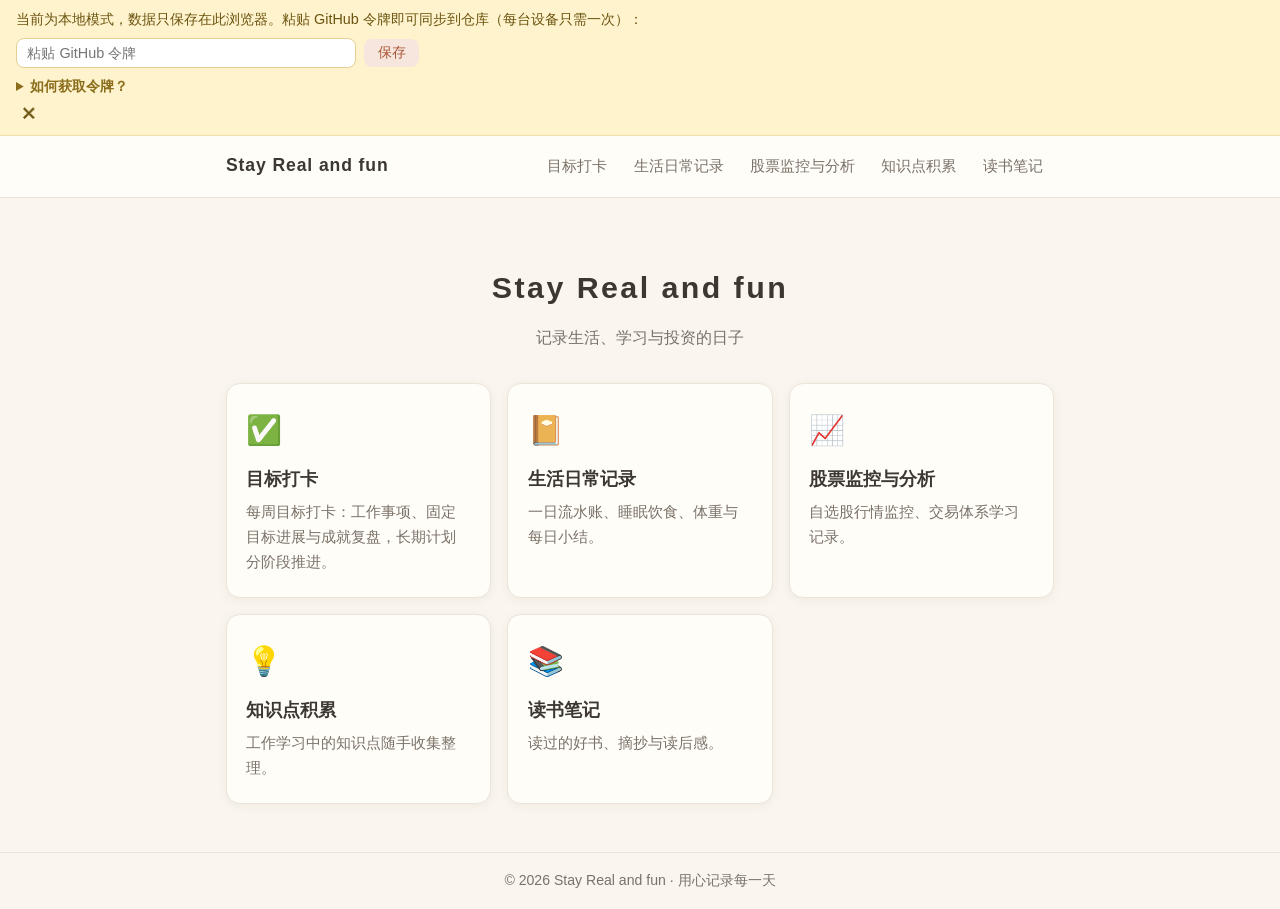
<file: index.html>
<!DOCTYPE html>
<html lang="zh-CN">
<head>
  <meta charset="UTF-8">
  <meta name="viewport" content="width=device-width, initial-scale=1.0">
  <title>Stay Real and fun</title>
  <meta name="description" content="记录生活、育儿、学习与投资的日子。">
  <link rel="icon" href="data:,">
  <link rel="stylesheet" href="css/style.css?v=20261030">
</head>
<body>
  <header class="site-header">
    <nav class="site-nav">
      <a class="site-name" href="index.html">Stay Real and fun</a>
      <button class="nav-toggle" aria-label="展开导航" aria-expanded="false">☰</button>
      <ul class="nav-links">
        <li><a href="goals.html">目标打卡</a></li>
        <li><a href="daily.html">生活日常记录</a></li>
        <li><a href="stocks.html">股票监控与分析</a></li>
        <li><a href="knowledge.html">知识点积累</a></li>
        <li><a href="reading.html">读书笔记</a></li>
      </ul>
    </nav>
  </header>

  <main>
    <section class="hero">
      <h1>Stay Real and fun</h1>
      <p>记录生活、学习与投资的日子</p>
    </section>

    <section class="channel-grid">
      <a class="channel-card" href="goals.html">
        <span class="channel-icon" aria-hidden="true">✅</span>
        <h2>目标打卡</h2>
        <p>每周目标打卡：工作事项、固定目标进展与成就复盘，长期计划分阶段推进。</p>
      </a>
      <a class="channel-card" href="daily.html">
        <span class="channel-icon" aria-hidden="true">📔</span>
        <h2>生活日常记录</h2>
        <p>一日流水账、睡眠饮食、体重与每日小结。</p>
      </a>
      <a class="channel-card" href="stocks.html">
        <span class="channel-icon" aria-hidden="true">📈</span>
        <h2>股票监控与分析</h2>
        <p>自选股行情监控、交易体系学习记录。</p>
      </a>
      <a class="channel-card" href="knowledge.html">
        <span class="channel-icon" aria-hidden="true">💡</span>
        <h2>知识点积累</h2>
        <p>工作学习中的知识点随手收集整理。</p>
      </a>
      <a class="channel-card" href="reading.html">
        <span class="channel-icon" aria-hidden="true">📚</span>
        <h2>读书笔记</h2>
        <p>读过的好书、摘抄与读后感。</p>
      </a>
    </section>
  </main>

  <footer class="site-footer">
    <p>© <span class="current-year">2026</span> Stay Real and fun · 用心记录每一天</p>
  </footer>

  <script src="js/config.js?v=20260911"></script>
  <script src="js/common.js?v=20260911"></script>
</body>
</html>
</file>
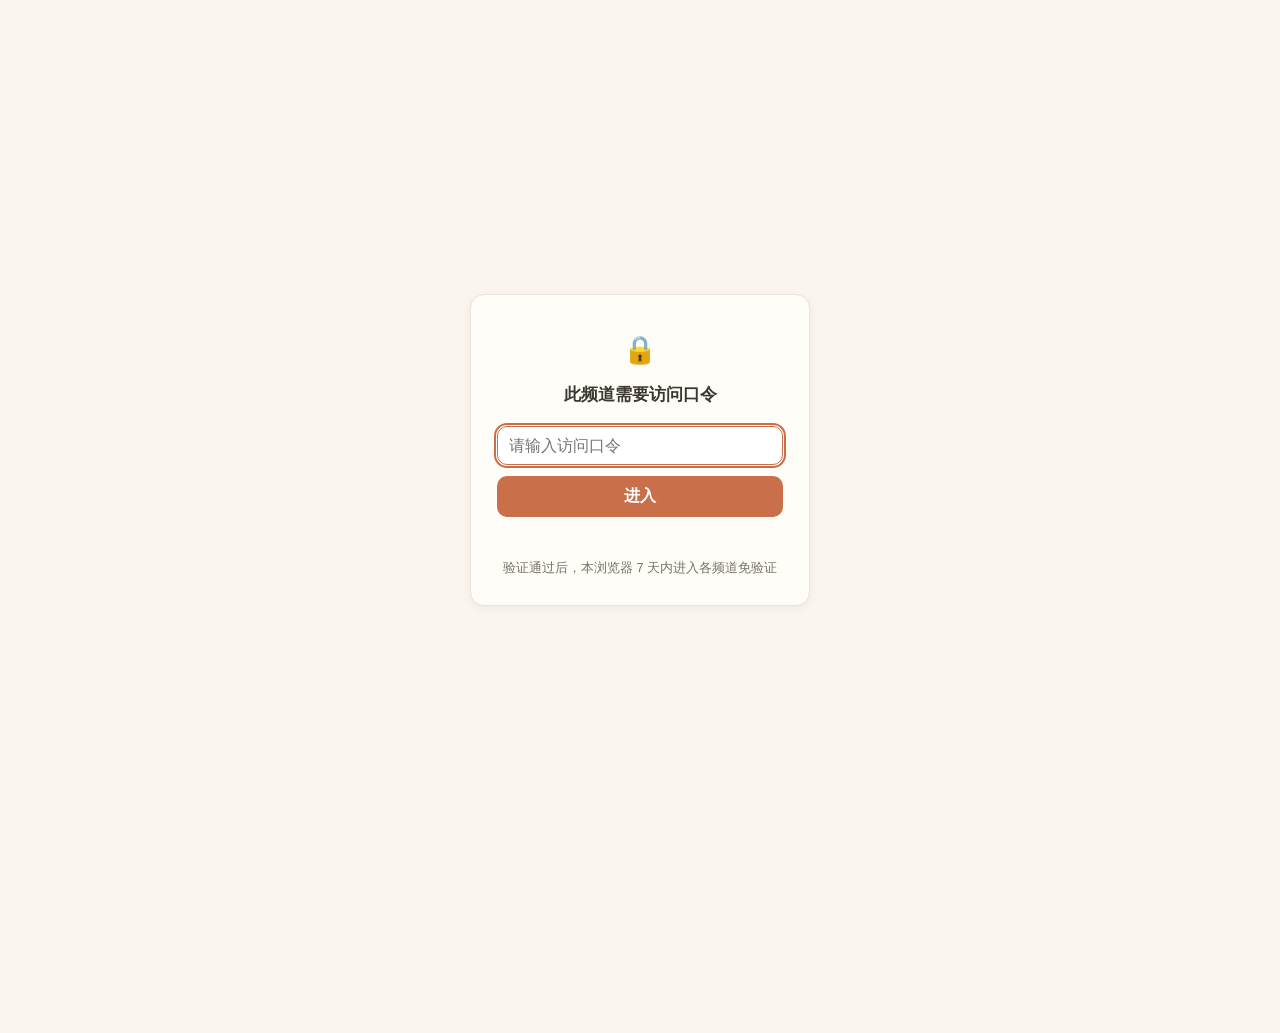
<file: daily.html>
<!DOCTYPE html>
<html lang="zh-CN">
<head>
  <meta charset="UTF-8">
  <meta name="viewport" content="width=device-width, initial-scale=1.0">
  <title>生活日常记录 · Stay Real and fun</title>
  <meta name="description" content="今日一句话总结、睡眠饮食、体重与每日记录。">
  <link rel="icon" href="data:,">
  <link rel="stylesheet" href="css/style.css?v=20261106b">
  <script src="js/gate.js?v=20261113"></script>
</head>
<body>
  <header class="site-header">
    <nav class="site-nav">
      <a class="site-name" href="index.html">Stay Real and fun</a>
      <button class="nav-toggle" aria-label="展开导航" aria-expanded="false">☰</button>
      <ul class="nav-links">
        <li><a href="goals.html">目标打卡</a></li>
        <li><a href="daily.html" aria-current="page">生活日常记录</a></li>
        <li><a href="stocks.html">股票监控与分析</a></li>
        <li><a href="knowledge.html">知识点积累</a></li>
        <li><a href="reading.html">读书笔记</a></li>
      </ul>
    </nav>
  </header>

  <main id="main">
    <h1 class="page-title">生活日常记录</h1>

    <div class="page-tabs" role="tablist" aria-label="生活日常记录页签">
      <button type="button" class="page-tab" data-tab="today" aria-current="true">✏️ 今日感悟</button>
      <button type="button" class="page-tab" data-tab="history">📚 全部历史记录</button>
    </div>

    <section class="tab-panel" id="panel-today" aria-label="今日感悟">

    <section class="card form-card" aria-labelledby="form-title">
      <h2 id="form-title" class="card-title">今日感悟</h2>
      <form id="daily-form" novalidate>
        <div class="form-row date-row">
          <div class="form-field date-field">
            <label for="record-date">日期</label>
            <input type="date" id="record-date" required>
            <span class="weekday" id="weekday-display"></span>
          </div>
        </div>

        <fieldset class="form-field insights-group">
          <legend>生活感悟</legend>
          <p class="check-hint-sm">不一定每天有：小确幸、小情绪，或其他想先记下来、日后再整理的～</p>
          <div id="insights-list"></div>
          <button type="button" class="mini-btn" id="add-insight-btn">＋ 添加一条感悟</button>
        </fieldset>

        <div class="form-actions">
          <button type="submit" class="btn btn-primary" id="submit-btn">保存感悟</button>
          <button type="button" class="btn btn-ghost" id="cancel-edit-btn" hidden>取消编辑</button>
        </div>
      </form>
    </section>

    <section aria-labelledby="history-title">
      <div class="section-head">
        <h2 id="history-title" class="card-title history-title">近5日记录</h2>
        <span class="unit-toggle" role="group" aria-label="体重单位">
          <button type="button" data-unit="jin" class="active">斤</button><button type="button" data-unit="kg">公斤</button>
        </span>
      </div>
      <div id="record-list" class="record-list">
        <p class="empty-hint" id="empty-hint" hidden>近5日还没有感悟，从今天的开始吧～</p>
      </div>
    </section>

    </section>

    <section class="tab-panel" id="panel-history" aria-label="全部历史记录" hidden>
      <div class="section-head">
        <h2 class="card-title history-title">全部历史记录</h2>
        <span class="unit-toggle" role="group" aria-label="体重单位">
          <button type="button" data-unit="jin" class="active">斤</button><button type="button" data-unit="kg">公斤</button>
        </span>
      </div>
      <div id="history-list" class="record-list">
        <p class="empty-hint" id="history-empty" hidden>还没有记录，从今天的开始吧～</p>
      </div>
      </div>
      <div class="pager" id="history-pager" hidden>
        <button type="button" class="mini-btn" data-page="prev">‹ 上一页</button>
        <span class="pager-info" id="page-info"></span>
        <button type="button" class="mini-btn" data-page="next">下一页 ›</button>
      </div>
    </section>
  </main>

  <footer class="site-footer">
    <p>© <span class="current-year">2026</span> Stay Real and fun · 用心记录每一天</p>
  </footer>

  <script src="js/config.js?v=20261106b"></script>
  <script src="js/common.js?v=20261106b"></script>
  <script src="js/storage.js?v=20261106b"></script>
  <script src="js/daily.js?v=20261106b"></script>
</body>
</html>
</file>
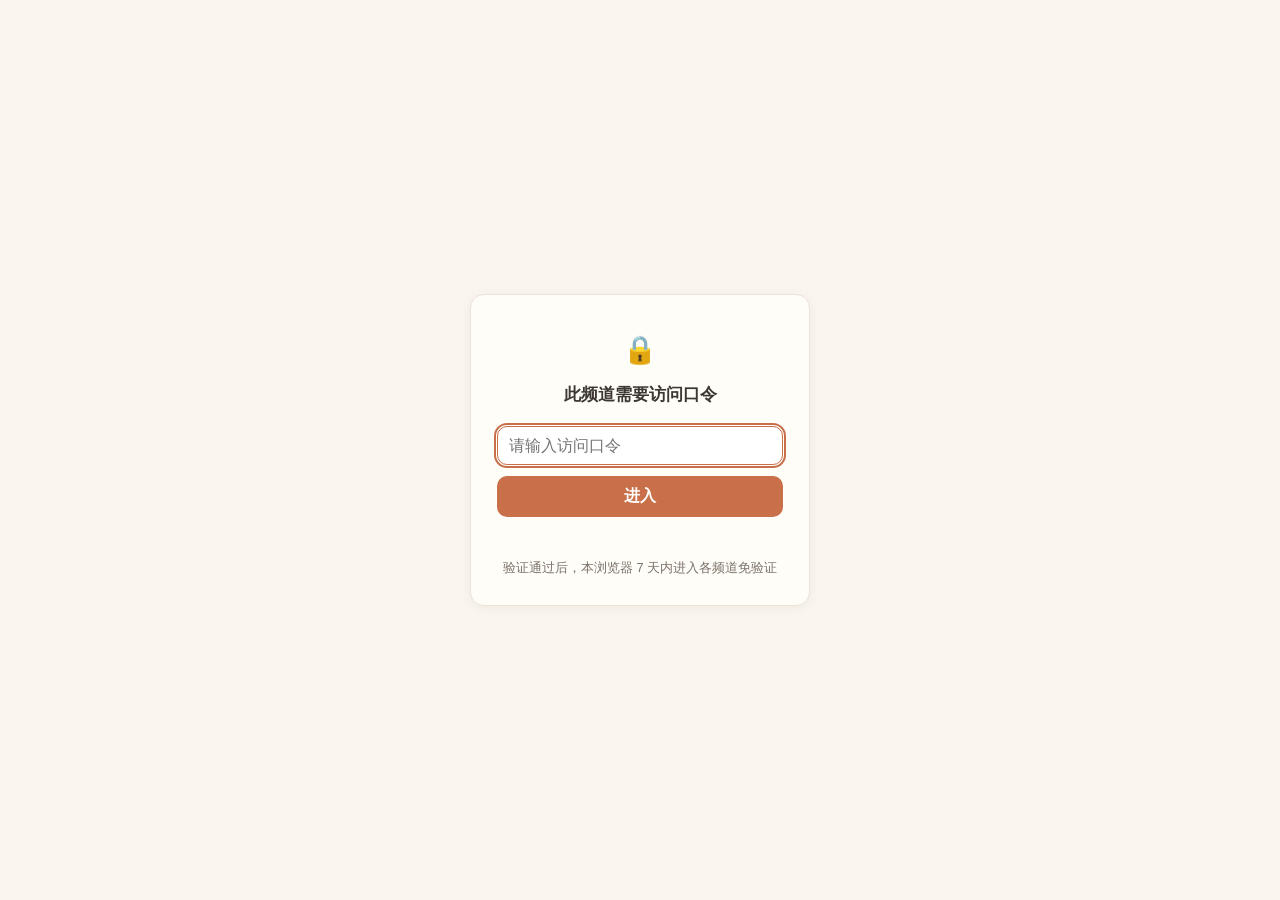
<file: goals.html>
<!DOCTYPE html>
<html lang="zh-CN">
<head>
  <meta charset="UTF-8">
  <meta name="viewport" content="width=device-width, initial-scale=1.0">
  <title>目标打卡 · Stay Real and fun</title>
  <meta name="description" content="固定习惯打卡、短期目标推进、长期计划分阶段执行。">
  <link rel="icon" href="data:,">
  <link rel="stylesheet" href="css/style.css?v=20261106">
  <script src="js/gate.js?v=20261113"></script>
</head>
<body>
  <header class="site-header">
    <nav class="site-nav">
      <a class="site-name" href="index.html">Stay Real and fun</a>
      <button class="nav-toggle" aria-label="展开导航" aria-expanded="false">☰</button>
      <ul class="nav-links">
        <li><a href="goals.html" aria-current="page">目标打卡</a></li>
        <li><a href="daily.html">生活日常记录</a></li>
        <li><a href="stocks.html">股票监控与分析</a></li>
        <li><a href="knowledge.html">知识点积累</a></li>
        <li><a href="reading.html">读书笔记</a></li>
      </ul>
    </nav>
  </header>

  <main>
    <h1 class="page-title">目标打卡</h1>

    <div class="page-tabs" role="tablist" aria-label="目标打卡页签">
      <button type="button" class="page-tab" data-tab="habits" aria-current="true">🔁 固定习惯</button>
      <button type="button" class="page-tab" data-tab="short">🎯 短期目标</button>
      <button type="button" class="page-tab" data-tab="plans">🏔 长期计划</button>
    </div>

    <section class="tab-panel" id="panel-habits" aria-label="固定习惯">
      <div class="section-head">
        <h2 class="card-title history-title">固定习惯</h2>
      </div>
      <p class="check-hint-sm">要坚持的好习惯（早睡、减肥、少喝饮料…），做成一次就打卡一次，同一天可以多次～</p>
      <div id="habit-cards" class="record-list"></div>
      <p class="empty-hint" id="habit-empty" hidden>还没有固定习惯，从下面添加一个开始坚持吧～</p>
      <form id="habit-form" class="inline-add-form add-item-form">
        <input type="text" id="habit-input" placeholder="新固定习惯，如：早起读书" maxlength="30">
        <button type="submit" class="btn btn-small">添加</button>
      </form>
      <details class="archived-box" id="habit-archived-box" hidden>
        <summary>已归档</summary>
        <div id="habit-archived" class="record-list"></div>
      </details>
      <details class="archived-box legacy-box" id="legacy-box">
        <summary>旧版打卡记录（旧版按日期的打卡，只读）</summary>
        <p class="check-hint-sm">2026-11 改版前的历史打卡数据</p>
        <div id="legacy-records"></div>
      </details>
    </section>

    <section class="tab-panel" id="panel-short" aria-label="短期目标" hidden>
      <div class="section-head">
        <h2 class="card-title history-title">短期目标</h2>
      </div>
      <p class="check-hint-sm">有明确完成条件的目标（如写完一份材料、跑完一次10公里），可随时打卡推进，写下总结即可标记完成～</p>
      <div id="short-cards" class="record-list"></div>
      <p class="empty-hint" id="short-empty" hidden>还没有短期目标，从下面添加一个吧～</p>
      <form id="short-form" class="inline-add-form add-item-form">
        <input type="text" id="short-input" placeholder="新短期目标，如：完成季度复盘PPT" maxlength="30">
        <button type="submit" class="btn btn-small">添加</button>
      </form>
      <details class="archived-box" id="short-archived-box" hidden>
        <summary>已归档</summary>
        <div id="short-archived" class="record-list"></div>
      </details>
      <details class="archived-box" id="short-done-box" hidden>
        <summary>已完成目标（<span id="short-done-count">0</span>）</summary>
        <div id="short-done" class="record-list"></div>
      </details>
    </section>

    <section class="tab-panel" id="panel-plans" aria-label="长期计划" hidden>
      <div class="section-head">
        <h2 class="card-title history-title">长期计划</h2>
        <button type="button" class="btn btn-small" id="add-plan-btn">＋ 新建计划</button>
      </div>
      <div id="plan-list" class="record-list"></div>
      <p class="empty-hint" id="plan-empty" hidden>还没有长期计划，点上方「＋ 新建计划」开始吧～</p>
      <details class="archived-box" id="plan-done-box" hidden>
        <summary>已完成计划（<span id="plan-done-count">0</span>）</summary>
        <div id="plan-done" class="record-list"></div>
      </details>
    </section>
  </main>

  <footer class="site-footer">
    <p>© <span class="current-year">2026</span> Stay Real and fun · 用心记录每一天</p>
  </footer>

  <script src="js/config.js?v=20261106"></script>
  <script src="js/common.js?v=20261106"></script>
  <script src="js/storage.js?v=20261106"></script>
  <script src="js/goals.js?v=20261106"></script>
</body>
</html>
</file>
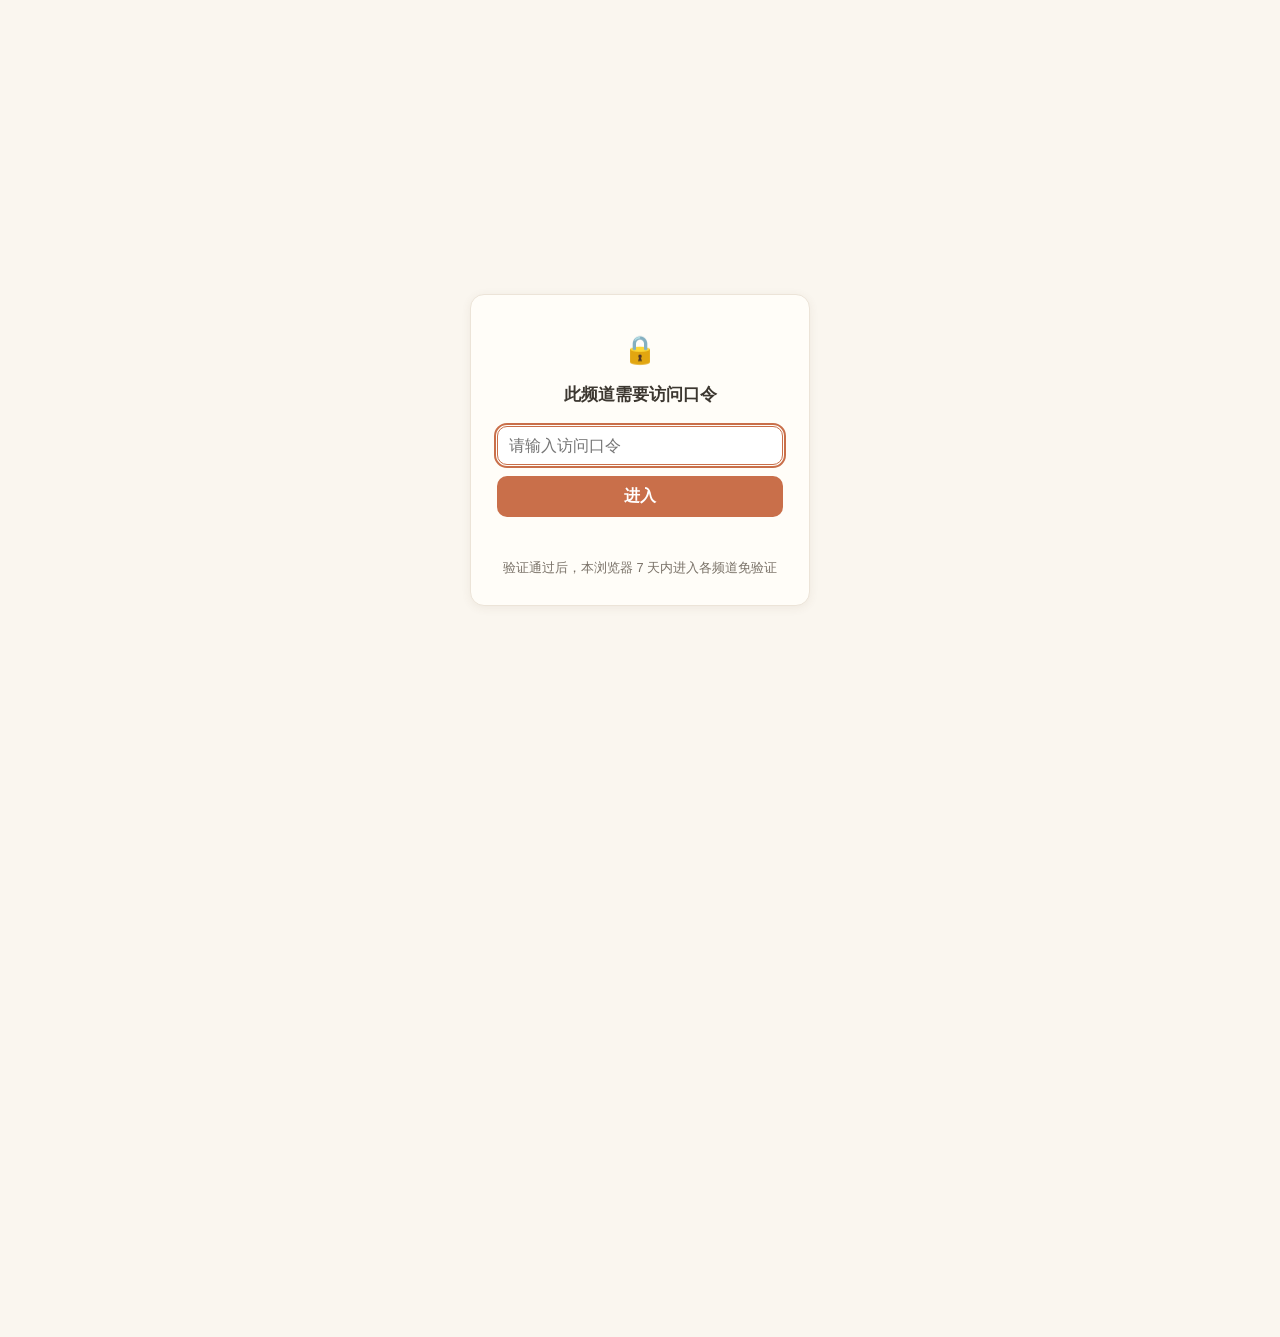
<file: knowledge.html>
<!DOCTYPE html>
<html lang="zh-CN">
<head>
  <meta charset="UTF-8">
  <meta name="viewport" content="width=device-width, initial-scale=1.0">
  <title>知识点积累 · Stay Real and fun</title>
  <meta name="description" content="工作学习中的知识点随手收集整理。">
  <link rel="icon" href="data:,">
  <link rel="stylesheet" href="css/style.css?v=20261030">
  <script src="js/gate.js?v=20261113"></script>
</head>
<body>
  <header class="site-header">
    <nav class="site-nav">
      <a class="site-name" href="index.html">Stay Real and fun</a>
      <button class="nav-toggle" aria-label="展开导航" aria-expanded="false">☰</button>
      <ul class="nav-links">
        <li><a href="goals.html">目标打卡</a></li>
        <li><a href="daily.html">生活日常记录</a></li>
        <li><a href="stocks.html">股票监控与分析</a></li>
        <li><a href="knowledge.html" aria-current="page">知识点积累</a></li>
        <li><a href="reading.html">读书笔记</a></li>
      </ul>
    </nav>
  </header>

  <main>
    <h1 class="page-title">💡 知识点积累</h1>

    <section class="card form-card" aria-labelledby="form-title">
      <h2 id="form-title" class="card-title">记录知识点</h2>
      <form id="knowledge-form" novalidate>
        <div class="form-row date-row">
          <div class="form-field date-field">
            <label for="record-date">日期</label>
            <input type="date" id="record-date" required>
            <span class="weekday" id="weekday-display"></span>
          </div>
          <div class="form-field">
            <label for="knowledge-source">知识来源</label>
            <input type="text" id="knowledge-source" placeholder="书/文章/课程/对话…" maxlength="100">
          </div>
        </div>

        <div class="form-field">
          <label for="knowledge-point">知识点</label>
          <textarea id="knowledge-point" rows="4" placeholder="今天学到的知识点，记下来～"></textarea>
        </div>

        <div class="form-field">
          <label for="knowledge-insight">心得感悟</label>
          <textarea id="knowledge-insight" rows="3" placeholder="联想到的、想实践的（可留空）"></textarea>
        </div>

        <div class="form-field">
          <label id="attach-label">附件（可选，可添加多个）</label>
          <div class="attach-area" id="attach-area" tabindex="0" role="button" aria-labelledby="attach-label">
            <span class="attach-area-icon">📎</span>
            <span class="attach-area-text">点击选择文件，或把图片直接粘贴到这里</span>
            <input type="file" id="attach-input" multiple hidden>
          </div>
          <div class="attach-folder-row">
            <button type="button" class="btn btn-ghost btn-small" id="attach-folder-btn">选择本地保存文件夹</button>
            <span class="attach-folder-status" id="attach-folder-status"></span>
          </div>
          <ul class="attach-list" id="attach-list"></ul>
        </div>

        <div class="form-actions">
          <button type="submit" class="btn btn-primary" id="submit-btn">保存记录</button>
        </div>
      </form>
    </section>

    <section aria-labelledby="history-title">
      <h2 id="history-title" class="card-title history-title">历史记录</h2>
      <p id="knowledge-loading" class="loading-hint">加载中…</p>
      <div id="knowledge-list" class="knowledge-list"></div>
      <p class="empty-hint" id="empty-hint" hidden>还没有知识点记录，从今天的开始吧～</p>
    </section>
  </main>

  <footer class="site-footer">
    <p>© <span class="current-year">2026</span> Stay Real and fun · 用心记录每一天</p>
  </footer>

  <script src="js/config.js?v=20260914"></script>
  <script src="js/common.js?v=20260914"></script>
  <script src="js/storage.js?v=20260914"></script>
  <script src="js/knowledge.js?v=20260914"></script>
</body>
</html>
</file>
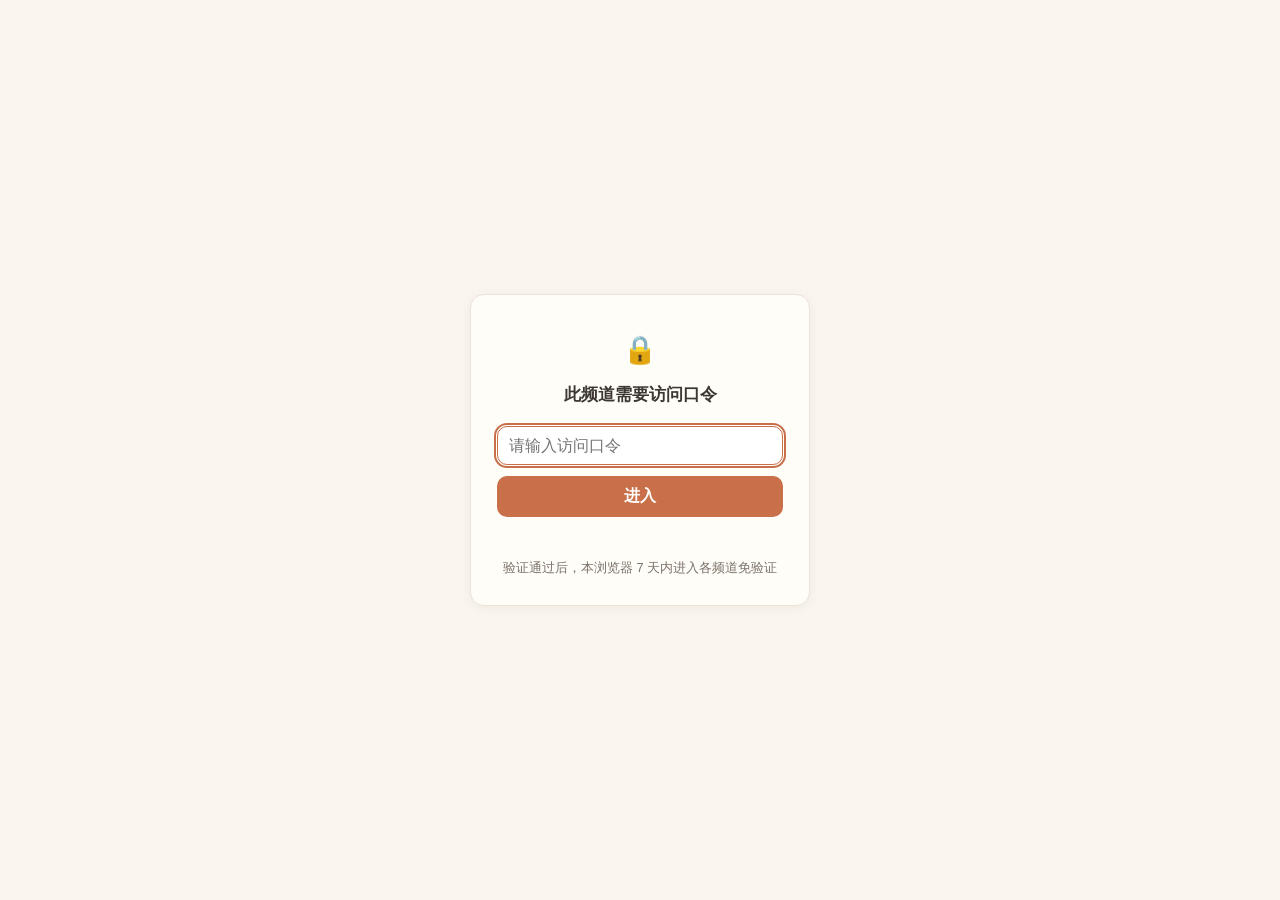
<file: parenting.html>
<!DOCTYPE html>
<html lang="zh-CN">
<head>
  <meta charset="UTF-8">
  <meta name="viewport" content="width=device-width, initial-scale=1.0">
  <title>陶关亲子手记 · Stay Real and fun</title>
  <meta name="description" content="陪娃成长的点点滴滴与育儿思考。">
  <link rel="icon" href="data:,">
  <link rel="stylesheet" href="css/style.css?v=20261030">
  <script src="js/gate.js?v=20261113"></script>
</head>
<body>
  <header class="site-header">
    <nav class="site-nav">
      <a class="site-name" href="index.html">Stay Real and fun</a>
      <button class="nav-toggle" aria-label="展开导航" aria-expanded="false">☰</button>
      <ul class="nav-links">
        <li><a href="goals.html">目标打卡</a></li>
        <li><a href="daily.html">生活日常记录</a></li>
        <li><a href="stocks.html">股票监控与分析</a></li>
        <li><a href="knowledge.html">知识点积累</a></li>
        <li><a href="reading.html">读书笔记</a></li>
      </ul>
    </nav>
  </header>

  <main>
    <h1 class="page-title">🧒 陶关亲子手记</h1>
    <section class="card placeholder-card">
      <p class="placeholder-desc">记录孩子的日常、成长瞬间与育儿路上的思考和心得。</p>
      <p class="placeholder-note">🚧 内容建设中，敬请期待～</p>
    </section>
  </main>

  <footer class="site-footer">
    <p>© <span class="current-year">2026</span> Stay Real and fun · 用心记录每一天</p>
  </footer>

  <script src="js/config.js?v=20260911"></script>
  <script src="js/common.js?v=20260911"></script>
</body>
</html>
</file>
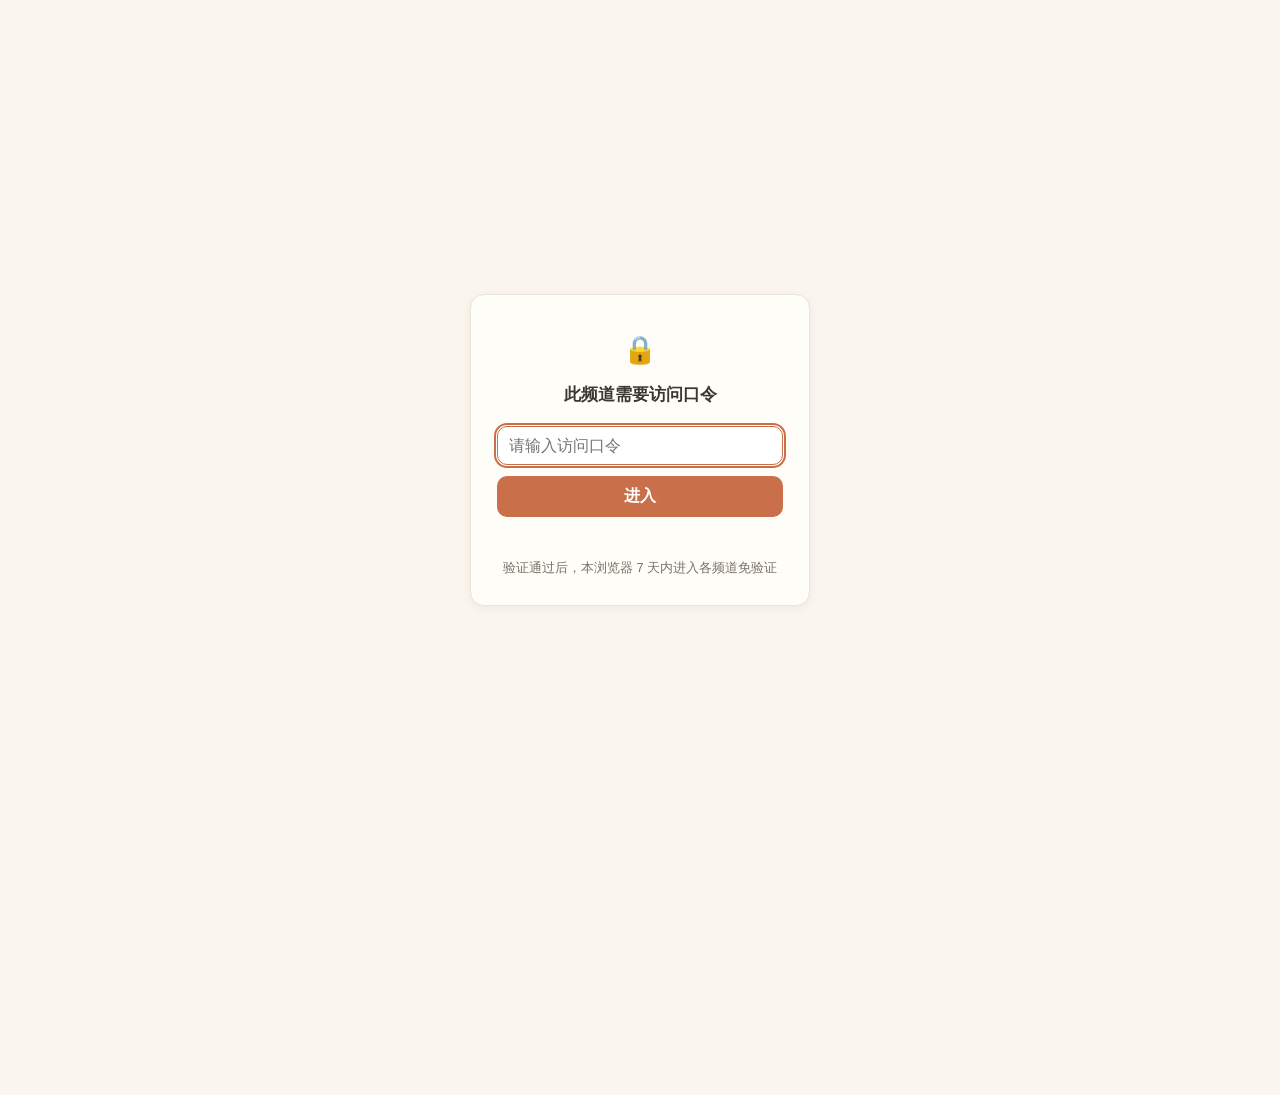
<file: reading.html>
<!DOCTYPE html>
<html lang="zh-CN">
<head>
  <meta charset="UTF-8">
  <meta name="viewport" content="width=device-width, initial-scale=1.0">
  <title>读书笔记 · Stay Real and fun</title>
  <meta name="description" content="读过的书：内容简介、金句摘抄与读后感悟。">
  <link rel="icon" href="data:,">
  <link rel="stylesheet" href="css/style.css?v=20261030">
  <script src="js/gate.js?v=20261113"></script>
</head>
<body>
  <header class="site-header">
    <nav class="site-nav">
      <a class="site-name" href="index.html">Stay Real and fun</a>
      <button class="nav-toggle" aria-label="展开导航" aria-expanded="false">☰</button>
      <ul class="nav-links">
        <li><a href="goals.html">目标打卡</a></li>
        <li><a href="daily.html">生活日常记录</a></li>
        <li><a href="stocks.html">股票监控与分析</a></li>
        <li><a href="knowledge.html">知识点积累</a></li>
        <li><a href="reading.html" aria-current="page">读书笔记</a></li>
      </ul>
    </nav>
  </header>

  <main>
    <h1 class="page-title">📚 读书笔记</h1>

    <div class="page-tabs" role="tablist" aria-label="读书笔记页签">
      <button type="button" class="page-tab" data-tab="notes" aria-current="true">📝 读书笔记</button>
      <button type="button" class="page-tab" data-tab="books">📖 读过的书</button>
    </div>

    <section class="tab-panel" id="panel-notes" aria-label="读书笔记">
    <section class="card form-card" aria-labelledby="form-title">
      <h2 id="form-title" class="card-title">登记新书</h2>
      <form id="book-form" novalidate>
        <div class="form-row date-row">
          <div class="form-field date-field">
            <label for="book-date">登记日期</label>
            <input type="date" id="book-date" required>
            <span class="weekday" id="weekday-display"></span>
          </div>
          <div class="form-field summary-field">
            <label for="book-name">书名/文名</label>
            <input type="text" id="book-name" placeholder="如：《漫步华尔街》" maxlength="100" required>
          </div>
        </div>
        <div class="form-actions">
          <button type="submit" class="btn btn-primary" id="submit-btn">添加书籍</button>
        </div>
        <p class="field-error" id="dup-name-hint" hidden></p>
      </form>

      <div class="folder-settings" aria-label="附件保存设置">
        <div class="sub-head">附件保存设置</div>
        <div class="attach-folder-row">
          <button type="button" class="btn btn-ghost btn-small" id="folder-btn">选择本地保存文件夹</button>
          <button type="button" class="btn btn-ghost btn-small" id="open-folder-btn">打开所在文件夹</button>
          <span class="attach-folder-status" id="folder-status"></span>
        </div>
        <div class="folder-path-row">
          <span class="folder-path-label">本机项目路径</span>
          <input type="text" id="project-base" spellcheck="false" aria-label="本机项目路径">
        </div>
        <p class="folder-hint">附件直接保存到本机项目文件夹 <code>attachments/reading/</code>（不入仓库、不在网页上）；网页只记录文件名与保存地址，删除附件不会动本机文件。</p>
      </div>
    </section>

    <section aria-labelledby="list-title">
      <h2 id="list-title" class="card-title history-title">书单（按登记顺序）</h2>
      <p id="loading-hint" class="loading-hint">加载中…</p>
      <div id="book-list" class="record-list"></div>
      <p class="empty-hint" id="empty-hint" hidden>还没有登记过书，从刚读完的开始吧～</p>
    </section>
    </section>

    <section class="tab-panel" id="panel-books" aria-label="读过的书" hidden>
      <h2 class="card-title history-title">读过的书（按登记日期排序）</h2>
      <div id="book-shelf" class="record-list"></div>
      <p class="empty-hint" id="books-empty" hidden>还没有登记过书，从刚读完的开始吧～</p>
    </section>
  </main>

  <div class="modal-overlay" id="book-detail-overlay" hidden>
    <div class="modal" role="dialog" aria-modal="true" aria-label="图书详情">
      <div class="modal-head">
        <h3 id="book-detail-title">图书详情</h3>
        <button type="button" class="modal-close" id="book-detail-close" aria-label="关闭">✕</button>
      </div>
      <div class="modal-body" id="book-detail-body"></div>
    </div>
  </div>

  <footer class="site-footer">
    <p>© <span class="current-year">2026</span> Stay Real and fun · 用心记录每一天</p>
  </footer>

  <script src="js/config.js?v=20260914"></script>
  <script src="js/common.js?v=20260914"></script>
  <script src="js/storage.js?v=20260914"></script>
  <script src="js/reading.js?v=20261013b"></script>
</body>
</html>
</file>
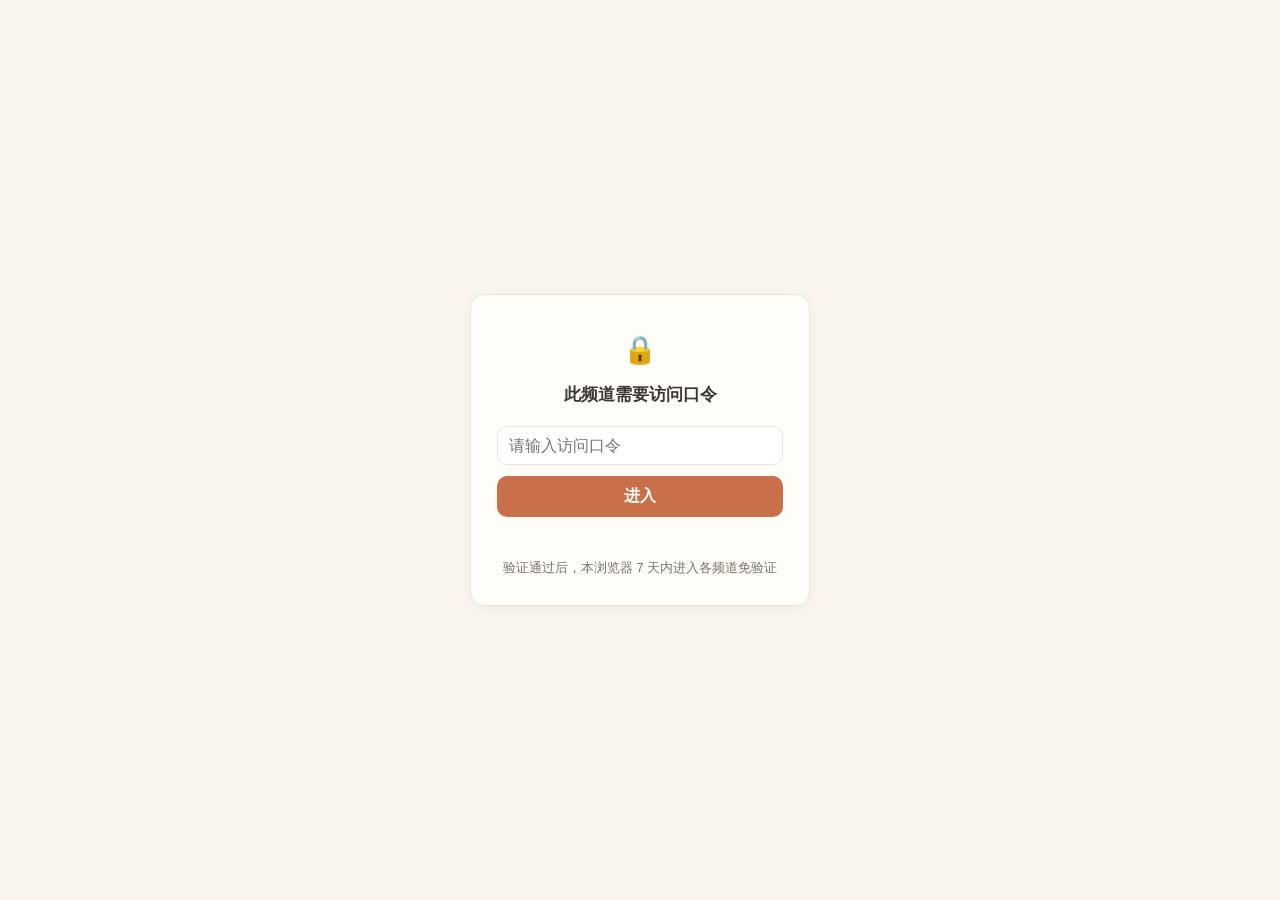
<file: stocks.html>
<!DOCTYPE html>
<html lang="zh-CN">
<head>
  <meta charset="UTF-8">
  <meta name="viewport" content="width=device-width, initial-scale=1.0">
  <title>股票监控与分析 · Stay Real and fun</title>
  <meta name="description" content="自选股监控、交易体系学习与复盘。">
  <link rel="icon" href="data:,">
  <link rel="stylesheet" href="css/style.css?v=20261110">
  <script src="js/gate.js?v=20261113"></script>
</head>
<body>
  <header class="site-header">
    <nav class="site-nav">
      <a class="site-name" href="index.html">Stay Real and fun</a>
      <button class="nav-toggle" aria-label="展开导航" aria-expanded="false">☰</button>
      <ul class="nav-links">
        <li><a href="goals.html">目标打卡</a></li>
        <li><a href="daily.html">生活日常记录</a></li>
        <li><a href="stocks.html" aria-current="page">股票监控与分析</a></li>
        <li><a href="knowledge.html">知识点积累</a></li>
        <li><a href="reading.html">读书笔记</a></li>
      </ul>
    </nav>
  </header>

  <main class="stocks-main">
    <div class="stocks-layout">
      <button class="drawer-toggle" id="drawer-toggle" aria-label="展开页签" aria-expanded="false">☰ 页签</button>
      <div class="drawer-overlay" id="drawer-overlay" hidden></div>

      <aside class="stocks-drawer" id="stocks-drawer" aria-label="股票频道页签">
        <nav class="drawer-nav">
          <button type="button" class="drawer-tab" data-tab="monitor">📊 股票监控</button>
          <button type="button" class="drawer-tab" data-tab="learning">📚 交易体系学习</button>
        </nav>
      </aside>

      <div class="stocks-content">
        <section class="tab-panel" id="panel-monitor" aria-label="股票监控">
          <iframe class="monitor-frame" src="stock-monitor.html" title="A股行情监控台"></iframe>
        </section>

        <section class="tab-panel" id="panel-learning" aria-label="交易体系学习" hidden>
          <section class="card form-card" aria-labelledby="learning-form-title">
            <h2 id="learning-form-title" class="card-title">记录交易体系学习</h2>
            <form id="learning-form" novalidate>
              <div class="form-row date-row">
                <div class="form-field date-field">
                  <label for="learning-date">日期</label>
                  <input type="date" id="learning-date" required>
                  <span class="weekday" id="learning-weekday"></span>
                </div>
                <div class="form-field">
                  <label for="learning-name">名称</label>
                  <input type="text" id="learning-name" placeholder="如：网格交易、止损纪律、仓位管理…" maxlength="100">
                </div>
              </div>

              <div class="form-field">
                <label for="learning-point">知识点</label>
                <textarea id="learning-point" rows="4" placeholder="今天学到的交易体系知识点，记下来～"></textarea>
              </div>

              <div class="form-actions">
                <button type="submit" class="btn btn-primary" id="learning-submit">保存记录</button>
              </div>
            </form>
          </section>

          <section aria-labelledby="learning-history-title">
            <h2 id="learning-history-title" class="card-title history-title">历史记录</h2>
            <p id="learning-loading" class="loading-hint">加载中…</p>
            <div id="learning-list" class="record-list"></div>
            <p class="empty-hint" id="learning-empty" hidden>还没有学习记录，从今天的开始吧～</p>
          </section>
        </section>
      </div>
    </div>
  </main>

  <footer class="site-footer">
    <p>© <span class="current-year">2026</span> Stay Real and fun · 用心记录每一天</p>
  </footer>

  <script src="js/config.js?v=20260914"></script>
  <script src="js/common.js?v=20260914"></script>
  <script src="js/storage.js?v=20260914"></script>
  <script src="js/stocks.js?v=20261110"></script>
</body>
</html>
</file>
<file: css/style.css>
/* ===== 陶关每日记录 · 全站样式（移动端优先） ===== */

:root {
  --bg: #faf6ef;
  --bg-card: #fffdf8;
  --text: #3c3730;
  --text-soft: #7a7268;
  --accent: #c96f4a;
  --accent-dark: #a95636;
  --accent-soft: #f7e6dd;
  --border: #ece4d8;
  --shadow: 0 2px 10px rgba(96, 74, 54, 0.08);
  --shadow-hover: 0 6px 18px rgba(96, 74, 54, 0.14);
  --radius: 14px;
  --max-width: 860px;
}

* {
  box-sizing: border-box;
}

html {
  -webkit-text-size-adjust: 100%;
}

body {
  margin: 0;
  background: var(--bg);
  color: var(--text);
  font-family: -apple-system, BlinkMacSystemFont, "PingFang SC",
    "Hiragino Sans GB", "Microsoft YaHei", "Noto Sans CJK SC", sans-serif;
  line-height: 1.7;
  display: flex;
  flex-direction: column;
  min-height: 100vh;
}

main {
  flex: 1;
  width: 100%;
  max-width: var(--max-width);
  margin: 0 auto;
  padding: 1.25rem 1rem 3rem;
}

/* ===== 顶部导航 ===== */

.site-header {
  position: sticky;
  top: 0;
  z-index: 50;
  background: rgba(255, 253, 248, 0.95);
  backdrop-filter: blur(8px);
  border-bottom: 1px solid var(--border);
}

.site-nav {
  max-width: var(--max-width);
  margin: 0 auto;
  padding: 0.65rem 1rem;
  display: flex;
  align-items: center;
  justify-content: space-between;
  flex-wrap: wrap;
  gap: 0.5rem;
}

.site-name {
  font-size: 1.1rem;
  font-weight: 700;
  color: var(--text);
  text-decoration: none;
  letter-spacing: 0.05em;
}

.site-name:hover {
  color: var(--accent);
}

.nav-toggle {
  display: block;
  background: none;
  border: 1px solid var(--border);
  border-radius: 8px;
  font-size: 1.1rem;
  padding: 0.2rem 0.6rem;
  color: var(--text);
  cursor: pointer;
}

.nav-links {
  list-style: none;
  margin: 0;
  padding: 0;
  display: none;
  flex-direction: column;
  width: 100%;
  gap: 0.15rem;
}

.nav-links.open {
  display: flex;
}

.nav-links a {
  display: block;
  padding: 0.45rem 0.7rem;
  border-radius: 8px;
  color: var(--text-soft);
  text-decoration: none;
  font-size: 0.95rem;
}

.nav-links a:hover {
  background: var(--accent-soft);
  color: var(--accent-dark);
}

.nav-links a[aria-current="page"] {
  background: var(--accent-soft);
  color: var(--accent-dark);
  font-weight: 600;
}

@media (min-width: 720px) {
  .nav-toggle {
    display: none;
  }

  .nav-links {
    display: flex;
    flex-direction: row;
    width: auto;
    gap: 0.25rem;
  }
}

/* ===== 首页 Hero ===== */

.hero {
  text-align: center;
  padding: 2.8rem 0 2rem;
}

.hero h1 {
  font-size: 1.9rem;
  margin: 0 0 0.6rem;
  letter-spacing: 0.08em;
}

.hero p {
  color: var(--text-soft);
  margin: 0;
}

/* ===== 频道卡片 ===== */

.channel-grid {
  display: grid;
  grid-template-columns: 1fr;
  gap: 1rem;
}

@media (min-width: 560px) {
  .channel-grid {
    grid-template-columns: repeat(2, 1fr);
  }
}

@media (min-width: 860px) {
  .channel-grid {
    grid-template-columns: repeat(3, 1fr);
  }
}

.channel-card {
  display: block;
  background: var(--bg-card);
  border: 1px solid var(--border);
  border-radius: var(--radius);
  box-shadow: var(--shadow);
  padding: 1.4rem 1.2rem;
  text-decoration: none;
  color: var(--text);
  transition: box-shadow 0.2s ease, transform 0.2s ease;
}

.channel-card:hover {
  box-shadow: var(--shadow-hover);
  transform: translateY(-2px);
}

.channel-card h2 {
  font-size: 1.1rem;
  margin: 0.6rem 0 0.3rem;
}

.channel-card p {
  margin: 0;
  color: var(--text-soft);
  font-size: 0.92rem;
}

.channel-icon {
  font-size: 1.8rem;
}

/* ===== 卡片通用 ===== */

.card {
  background: var(--bg-card);
  border: 1px solid var(--border);
  border-radius: var(--radius);
  box-shadow: var(--shadow);
  padding: 1.2rem 1rem;
}

@media (min-width: 560px) {
  .card {
    padding: 1.5rem 1.5rem;
  }
}

.page-title {
  font-size: 1.5rem;
  margin: 0.5rem 0 1.2rem;
}

.card-title {
  font-size: 1.15rem;
  margin: 0 0 1rem;
}

/* ===== 本地模式提示条 / 令牌设置 ===== */

.local-banner {
  background: #fff3cd;
  color: #6b5410;
  border-bottom: 1px solid #f0dfa8;
  padding: 0.55rem 1rem;
  display: flex;
  flex-wrap: wrap;
  align-items: flex-start;
  justify-content: space-between;
  gap: 0.4rem 0.75rem;
  font-size: 0.9rem;
}

.local-banner-main {
  display: flex;
  flex-direction: column;
  gap: 0.45rem;
  flex: 1 1 260px;
  min-width: 0;
}

.local-banner-text {
  line-height: 1.5;
}

.token-form {
  display: flex;
  gap: 0.5rem;
  flex-wrap: wrap;
  align-items: center;
}

.token-form input {
  flex: 1 1 200px;
  min-width: 0;
  max-width: 340px;
  padding: 0.4rem 0.65rem;
  border: 1px solid #e3cf94;
  border-radius: 8px;
  background: #fff;
  color: var(--text);
  font-size: 0.9rem;
  font-family: inherit;
}

.token-form input:focus {
  outline: 2px solid var(--accent);
  outline-offset: 1px;
}

.token-save-btn {
  background: #6b5410;
  color: #fff;
}

.token-save-btn:hover {
  background: #57440c;
}

.token-help {
  flex: 1 1 100%;
  font-size: 0.85rem;
}

.token-help summary {
  cursor: pointer;
  color: #8a6d1a;
  font-weight: 600;
  user-select: none;
}

.token-help summary:hover {
  color: #6b5410;
}

.token-help ol {
  margin: 0.4rem 0 0.2rem;
  padding-left: 1.3rem;
}

.token-help li {
  margin-bottom: 0.25rem;
}

.token-help code {
  background: rgba(107, 84, 16, 0.1);
  border-radius: 4px;
  padding: 0.05rem 0.3rem;
  font-size: 0.82rem;
  overflow-wrap: anywhere;
}

.local-banner-close {
  background: none;
  border: none;
  font-size: 1.05rem;
  cursor: pointer;
  color: inherit;
  line-height: 1;
  padding: 0.15rem 0.3rem;
  flex-shrink: 0;
}

.token-clear-link {
  background: none;
  border: none;
  padding: 0;
  color: inherit;
  font-size: inherit;
  font-family: inherit;
  cursor: pointer;
  text-decoration: underline;
}

.token-clear-link:hover {
  color: var(--accent-dark);
}

/* ===== 表单 ===== */

.form-card {
  margin-bottom: 2rem;
}

.form-row {
  display: grid;
  grid-template-columns: 1fr;
  gap: 0.9rem;
}

@media (min-width: 560px) {
  .form-row {
    grid-template-columns: 1fr 1fr;
  }
}

.form-field {
  margin-bottom: 0.9rem;
  min-width: 0;
}

fieldset.form-field {
  border: 1px solid var(--border);
  border-radius: 10px;
  padding: 0.8rem 0.9rem 0.4rem;
}

fieldset.form-field legend {
  font-size: 0.95rem;
  font-weight: 600;
  padding: 0 0.3rem;
  color: var(--text);
}

fieldset.form-field label {
  margin-top: 0.35rem;
}

.form-field label,
.form-field legend {
  display: block;
  font-size: 0.95rem;
  font-weight: 600;
  margin-bottom: 0.3rem;
}

fieldset.form-field label {
  font-weight: 500;
  color: var(--text-soft);
  font-size: 0.88rem;
  margin-bottom: 0.2rem;
}

.form-field input,
.form-field textarea {
  width: 100%;
  padding: 0.55rem 0.7rem;
  border: 1px solid var(--border);
  border-radius: 10px;
  background: #fff;
  color: var(--text);
  font-size: 1rem;
  font-family: inherit;
  line-height: 1.6;
}

.form-field textarea {
  resize: vertical;
}

.form-field input:focus,
.form-field textarea:focus {
  outline: 2px solid var(--accent);
  outline-offset: 1px;
  border-color: var(--accent);
}

.weekday {
  display: inline-block;
  margin-top: 0.3rem;
  font-size: 0.88rem;
  color: var(--accent-dark);
  font-weight: 600;
}

.form-actions {
  display: flex;
  gap: 0.7rem;
  flex-wrap: wrap;
  align-items: center;
}

.btn {
  border: none;
  border-radius: 10px;
  padding: 0.6rem 1.3rem;
  font-size: 1rem;
  font-family: inherit;
  cursor: pointer;
  transition: background 0.2s ease, opacity 0.2s ease;
}

.btn:disabled {
  opacity: 0.55;
  cursor: not-allowed;
}

.btn-primary {
  background: var(--accent);
  color: #fff;
  font-weight: 600;
}

.btn-primary:hover:not(:disabled) {
  background: var(--accent-dark);
}

.btn-ghost {
  background: transparent;
  border: 1px solid var(--border);
  color: var(--text-soft);
}

.btn-ghost:hover {
  background: var(--accent-soft);
  color: var(--accent-dark);
}

.btn-small {
  padding: 0.3rem 0.85rem;
  font-size: 0.88rem;
  border-radius: 8px;
  background: var(--accent-soft);
  color: var(--accent-dark);
}

.btn-small:hover {
  background: #f0d5c7;
}

/* ===== 历史记录列表 ===== */

.history-title {
  margin: 0 0 0.8rem;
}

.record-list {
  display: flex;
  flex-direction: column;
  gap: 0.8rem;
}

.empty-hint {
  text-align: center;
  color: var(--text-soft);
  padding: 2.2rem 0;
  background: var(--bg-card);
  border: 1px dashed var(--border);
  border-radius: var(--radius);
}

.record-item {
  background: var(--bg-card);
  border: 1px solid var(--border);
  border-radius: var(--radius);
  box-shadow: var(--shadow);
  padding: 0.9rem 1rem;
}

.record-header {
  display: flex;
  flex-wrap: wrap;
  align-items: center;
  gap: 0.5rem 0.6rem;
}

.record-date {
  font-weight: 700;
  font-size: 1.02rem;
}

.badge-today {
  background: var(--accent);
  color: #fff;
  font-size: 0.75rem;
  border-radius: 999px;
  padding: 0.05rem 0.55rem;
  font-weight: 600;
}

.badge-edit {
  background: var(--accent-soft);
  color: var(--accent-dark);
  font-size: 0.75rem;
  border-radius: 999px;
  padding: 0.05rem 0.55rem;
  font-weight: 600;
}

.record-meta {
  color: var(--text-soft);
  font-size: 0.88rem;
}

.record-preview {
  margin: 0.4rem 0 0.7rem;
  color: var(--text-soft);
  font-size: 0.95rem;
  overflow-wrap: anywhere;
}

.record-actions {
  display: flex;
  gap: 0.5rem;
  margin-left: auto;
}

.record-detail {
  border-top: 1px dashed var(--border);
  margin-top: 0.8rem;
  padding-top: 0.8rem;
}

.detail-section {
  margin-bottom: 0.9rem;
}

.detail-section:last-child {
  margin-bottom: 0;
}

.detail-section h4 {
  margin: 0 0 0.25rem;
  font-size: 0.88rem;
  color: var(--accent-dark);
  font-weight: 600;
}

.detail-section p {
  margin: 0;
  white-space: pre-wrap;
  overflow-wrap: anywhere;
  font-size: 0.97rem;
}

/* ===== 占位页 ===== */

.placeholder-card {
  text-align: center;
  padding: 2.5rem 1.5rem;
}

.placeholder-desc {
  color: var(--text-soft);
  margin: 0 0 1rem;
}

.placeholder-note {
  font-size: 1.05rem;
  font-weight: 600;
  color: var(--accent-dark);
  margin: 0;
}

/* ===== 页脚 ===== */

.site-footer {
  border-top: 1px solid var(--border);
  text-align: center;
  color: var(--text-soft);
  font-size: 0.88rem;
  padding: 1rem;
}

.site-footer p {
  margin: 0;
}

/* ===== Toast ===== */

.toast-container {
  position: fixed;
  left: 50%;
  bottom: 1.6rem;
  transform: translateX(-50%);
  z-index: 100;
  display: flex;
  flex-direction: column;
  gap: 0.5rem;
  align-items: center;
  pointer-events: none;
  width: max-content;
  max-width: 90vw;
}

.toast {
  background: rgba(60, 55, 48, 0.92);
  color: #fff;
  padding: 0.55rem 1.1rem;
  border-radius: 999px;
  font-size: 0.92rem;
  box-shadow: var(--shadow-hover);
  animation: toast-in 0.25s ease;
}

.toast.toast-error {
  background: rgba(178, 58, 42, 0.94);
}

@keyframes toast-in {
  from {
    opacity: 0;
    transform: translateY(8px);
  }
  to {
    opacity: 1;
    transform: translateY(0);
  }
}

/* ===== 日期行 / 健康栏 / 体重单位 ===== */

.date-row {
  align-items: start;
}

@media (min-width: 560px) {
  .date-row {
    grid-template-columns: minmax(170px, 220px) 1fr;
  }
}

.health-grid {
  display: grid;
  grid-template-columns: 1fr;
  gap: 1rem;
}

@media (min-width: 720px) {
  .health-grid {
    grid-template-columns: repeat(3, 1fr);
  }
}

.sub-group {
  min-width: 0;
}

.sub-head {
  font-weight: 700;
  font-size: 0.98rem;
  display: flex;
  align-items: center;
  justify-content: space-between;
  gap: 0.5rem;
  flex-wrap: wrap;
}

.unit-toggle {
  display: inline-flex;
  border: 1px solid var(--border);
  border-radius: 999px;
  overflow: hidden;
}

.unit-toggle button {
  border: none;
  background: transparent;
  padding: 0.12rem 0.75rem;
  font-size: 0.82rem;
  cursor: pointer;
  color: var(--text-soft);
  font-family: inherit;
  line-height: 1.5;
}

.unit-toggle button.active {
  background: var(--accent);
  color: #fff;
}

.input-with-unit {
  display: flex;
  align-items: center;
  gap: 0.4rem;
}

.input-with-unit input {
  flex: 1;
  min-width: 0;
}

.unit-label {
  color: var(--text-soft);
  font-size: 0.9rem;
  min-width: 2em;
}

/* ===== 历史记录表格 ===== */

.table-wrap {
  padding: 0;
  overflow-x: auto;
  -webkit-overflow-scrolling: touch;
}

.records-table {
  width: 100%;
  min-width: 800px;
  table-layout: fixed;
  border-collapse: collapse;
  font-size: 0.9rem;
}

.records-table th,
.records-table td {
  text-align: left;
  padding: 0.6rem 0.65rem;
  border-bottom: 1px solid var(--border);
  vertical-align: top;
  overflow-wrap: anywhere;
}

.records-table thead th {
  background: var(--accent-soft);
  color: var(--accent-dark);
  font-weight: 600;
  font-size: 0.86rem;
  white-space: nowrap;
}

.records-table tbody tr:last-child td {
  border-bottom: none;
}

.records-table tbody tr:hover {
  background: rgba(201, 111, 74, 0.04);
}

col.col-date { width: 13%; }
col.col-sleep { width: 11%; }
col.col-weight { width: 10%; }
col.col-diet { width: 13%; }
col.col-today { width: 17%; }
col.col-work { width: 14%; }
col.col-parenting { width: 15%; }
col.col-actions { width: 7%; }

.clamp2,
.clamp3 {
  display: -webkit-box;
  -webkit-box-orient: vertical;
  overflow: hidden;
}

.clamp2 {
  -webkit-line-clamp: 2;
}

.clamp3 {
  -webkit-line-clamp: 3;
}

.cell-line + .cell-line {
  margin-top: 0.15rem;
}

.cell-label {
  color: var(--accent-dark);
  font-weight: 600;
  font-size: 0.82em;
}

.cell-empty {
  color: var(--text-soft);
}

.cell-date {
  font-weight: 700;
}

.cell-weekday {
  color: var(--text-soft);
  font-size: 0.85rem;
}

.cell-summary {
  color: var(--text-soft);
  font-size: 0.85rem;
  margin-top: 0.15rem;
}

/* ===== 编辑模态框 ===== */

.modal-overlay {
  position: fixed;
  inset: 0;
  background: rgba(60, 50, 40, 0.45);
  z-index: 200;
  display: flex;
  align-items: center;
  justify-content: center;
  padding: 1rem;
}

.modal-overlay[hidden] {
  display: none;
}

.modal {
  background: var(--bg-card);
  border-radius: var(--radius);
  box-shadow: 0 12px 40px rgba(60, 45, 30, 0.25);
  width: 100%;
  max-width: 720px;
  max-height: 90vh;
  display: flex;
  flex-direction: column;
}

.modal-head {
  display: flex;
  align-items: center;
  justify-content: space-between;
  gap: 0.75rem;
  padding: 0.9rem 1.2rem;
  border-bottom: 1px solid var(--border);
}

.modal-head h3 {
  margin: 0;
  font-size: 1.1rem;
}

.modal-close {
  background: none;
  border: none;
  font-size: 1.1rem;
  cursor: pointer;
  color: var(--text-soft);
  line-height: 1;
  padding: 0.2rem 0.35rem;
}

.modal-close:hover {
  color: var(--accent-dark);
}

.modal-body {
  overflow-y: auto;
  padding: 1rem 1.2rem 1.4rem;
}

body.modal-open {
  overflow: hidden;
}

@media (max-width: 560px) {
  .modal-overlay {
    padding: 0;
    align-items: flex-end;
  }

  .modal {
    max-width: 100%;
    max-height: 94vh;
    border-radius: 16px 16px 0 0;
  }
}

/* ===== 知识点积累频道 ===== */

.loading-hint {
  color: var(--text-soft);
  text-align: center;
  padding: 0.8rem 0;
}

.knowledge-list {
  display: flex;
  flex-direction: column;
  gap: 0.8rem;
}

.knowledge-item {
  padding: 0.9rem 1rem;
}

.knowledge-head {
  display: flex;
  flex-wrap: wrap;
  align-items: center;
  gap: 0.35rem 0.6rem;
  margin-bottom: 0.5rem;
}

.knowledge-date {
  font-weight: 700;
}

.knowledge-weekday {
  color: var(--text-soft);
  font-size: 0.88rem;
}

.knowledge-source {
  color: var(--accent-dark);
  font-size: 0.85rem;
  background: var(--accent-soft);
  border-radius: 999px;
  padding: 0.05rem 0.6rem;
}

.knowledge-point {
  white-space: pre-wrap;
  overflow-wrap: anywhere;
}

.knowledge-insight {
  margin-top: 0.6rem;
  padding-top: 0.6rem;
  border-top: 1px dashed var(--border);
  color: var(--text-soft);
  white-space: pre-wrap;
  overflow-wrap: anywhere;
  font-size: 0.95rem;
}

.knowledge-insight-label {
  display: block;
  font-size: 0.82rem;
  font-weight: 600;
  color: var(--accent-dark);
  margin-bottom: 0.15rem;
}

/* ===== 知识点附件区（表单） ===== */

.attach-area {
  border: 1.5px dashed var(--border);
  border-radius: 10px;
  background: #fff;
  padding: 0.9rem 1rem;
  display: flex;
  align-items: center;
  justify-content: center;
  gap: 0.5rem;
  flex-wrap: wrap;
  cursor: pointer;
  color: var(--text-soft);
  font-size: 0.95rem;
  text-align: center;
  transition: border-color 0.2s ease, background 0.2s ease;
}

.attach-area:hover,
.attach-area:focus-visible {
  border-color: var(--accent);
  background: var(--accent-soft);
  outline: none;
}

.attach-area-icon {
  font-size: 1.15rem;
}

.attach-folder-row {
  display: flex;
  align-items: center;
  gap: 0.6rem;
  flex-wrap: wrap;
  margin-top: 0.5rem;
}

.attach-folder-status {
  font-size: 0.85rem;
  color: var(--text-soft);
}

.attach-list {
  list-style: none;
  margin: 0.6rem 0 0;
  padding: 0;
  display: flex;
  flex-direction: column;
  gap: 0.5rem;
}

.attach-item {
  display: flex;
  align-items: center;
  gap: 0.6rem;
  background: #fff;
  border: 1px solid var(--border);
  border-radius: 10px;
  padding: 0.4rem 0.7rem;
}

.attach-thumb {
  width: 44px;
  height: 44px;
  object-fit: cover;
  border-radius: 8px;
  flex-shrink: 0;
}

.attach-thumb-file {
  display: inline-flex;
  align-items: center;
  justify-content: center;
  font-size: 1.3rem;
  background: var(--accent-soft);
}

.attach-name {
  flex: 1;
  min-width: 0;
  overflow: hidden;
  text-overflow: ellipsis;
  white-space: nowrap;
  font-size: 0.92rem;
}

.attach-size {
  color: var(--text-soft);
  font-size: 0.82rem;
  flex-shrink: 0;
}

.attach-remove {
  background: none;
  border: none;
  cursor: pointer;
  color: var(--text-soft);
  font-size: 0.95rem;
  line-height: 1;
  padding: 0.25rem 0.4rem;
  border-radius: 6px;
  flex-shrink: 0;
}

.attach-remove:hover {
  color: #b23a2a;
  background: var(--accent-soft);
}

/* ===== 知识点附件展示（历史记录） ===== */

.knowledge-attachments {
  margin-top: 0.7rem;
  padding-top: 0.6rem;
  border-top: 1px dashed var(--border);
}

.knowledge-attachments-label {
  font-size: 0.82rem;
  font-weight: 600;
  color: var(--accent-dark);
  margin-bottom: 0.4rem;
}

.att-grid {
  display: flex;
  flex-wrap: wrap;
  gap: 0.6rem;
}

.att-image {
  margin: 0;
  width: 120px;
}

.att-image img {
  width: 120px;
  height: 90px;
  object-fit: cover;
  border-radius: 8px;
  border: 1px solid var(--border);
  cursor: zoom-in;
  display: block;
  background: #fff;
}

.att-image figcaption {
  font-size: 0.78rem;
  color: var(--text-soft);
  margin-top: 0.2rem;
  overflow: hidden;
  text-overflow: ellipsis;
  white-space: nowrap;
}

.att-file {
  display: inline-flex;
  align-items: center;
  gap: 0.45rem;
  border: 1px solid var(--border);
  border-radius: 10px;
  background: #fff;
  padding: 0.5rem 0.8rem;
  text-decoration: none;
  color: var(--text);
  font-size: 0.9rem;
  max-width: 100%;
}

.att-file:hover {
  border-color: var(--accent);
  background: var(--accent-soft);
}

.att-file-name {
  overflow: hidden;
  text-overflow: ellipsis;
  white-space: nowrap;
  max-width: 220px;
}

.att-file-size {
  color: var(--text-soft);
  font-size: 0.8rem;
  flex-shrink: 0;
}

.att-file-dl {
  color: var(--accent-dark);
  font-weight: 600;
  font-size: 0.82rem;
  flex-shrink: 0;
}

/* ===== 附件图片放大预览 ===== */

.kl-lightbox {
  position: fixed;
  inset: 0;
  background: rgba(40, 32, 24, 0.82);
  z-index: 300;
  display: flex;
  align-items: center;
  justify-content: center;
  padding: 1.2rem;
  cursor: zoom-out;
}

.kl-lightbox[hidden] {
  display: none;
}

.kl-lightbox img {
  max-width: 100%;
  max-height: 100%;
  border-radius: 10px;
  box-shadow: 0 10px 40px rgba(0, 0, 0, 0.4);
  background: #fff;
}

/* ===== 股票频道：左侧抽屉页签 ===== */

.stocks-main {
  max-width: none;
}

#panel-learning {
  max-width: 860px;
}

.stocks-layout {
  position: relative;
}

.drawer-toggle {
  display: inline-flex;
  align-items: center;
  gap: 0.35rem;
  background: var(--bg-card);
  border: 1px solid var(--border);
  border-radius: 8px;
  font-size: 0.95rem;
  font-family: inherit;
  padding: 0.35rem 0.8rem;
  color: var(--text);
  cursor: pointer;
  margin-bottom: 0.8rem;
}

.drawer-toggle:hover {
  background: var(--accent-soft);
  color: var(--accent-dark);
}

.stocks-drawer {
  position: fixed;
  top: 0;
  left: 0;
  bottom: 0;
  width: 230px;
  padding: 4rem 0.9rem 1rem;
  background: var(--bg-card);
  border-right: 1px solid var(--border);
  box-shadow: var(--shadow-hover);
  z-index: 40;
  transform: translateX(-105%);
  transition: transform 0.25s ease;
  overflow-y: auto;
}

.stocks-drawer.open {
  transform: translateX(0);
}

.drawer-overlay {
  position: fixed;
  inset: 0;
  background: rgba(60, 50, 40, 0.4);
  z-index: 39;
}

.drawer-overlay[hidden] {
  display: none;
}

.drawer-nav {
  display: flex;
  flex-direction: column;
  gap: 0.45rem;
}

.drawer-tab {
  display: flex;
  align-items: center;
  gap: 0.45rem;
  width: 100%;
  padding: 0.65rem 0.85rem;
  border: 1px solid var(--border);
  border-radius: 10px;
  background: #fff;
  color: var(--text);
  font-size: 0.98rem;
  font-family: inherit;
  text-align: left;
  cursor: pointer;
  transition: background 0.2s ease, color 0.2s ease, border-color 0.2s ease;
}

.drawer-tab:hover {
  background: var(--accent-soft);
  color: var(--accent-dark);
}

.drawer-tab[aria-current="true"] {
  background: var(--accent-soft);
  border-color: var(--accent);
  color: var(--accent-dark);
  font-weight: 600;
}

.stocks-content {
  flex: 1;
  min-width: 0;
}

.tab-panel[hidden] {
  display: none;
}

/* 监控页签出血：抵消 main 底部内边距，iframe 直接贴到页面最下方（页脚在监控页签隐藏） */
#panel-monitor {
  margin-bottom: -3rem;
}

.monitor-frame {
  display: block;
  width: 100%;
  height: 85vh; /* JS 加载后精确贴合视口下沿 */
  min-height: 420px;
  border: none;
  border-radius: 0;
  background: transparent; /* 背景由监控页自身的 #f5f6f7 铺满，视觉上与本地单页一致 */
}

@media (min-width: 900px) {
  .stocks-layout {
    display: flex;
    gap: 1.1rem;
    align-items: flex-start;
  }

  .drawer-toggle,
  .drawer-overlay {
    display: none;
  }

  .stocks-drawer {
    position: static;
    width: 190px;
    flex-shrink: 0;
    padding: 0;
    background: transparent;
    border-right: none;
    box-shadow: none;
    z-index: auto;
    transform: none;
    transition: none;
    overflow: visible;
  }

  /* 桌面端四边出血：抵消 main 上/左右内边距，监控台贴到页头下方与屏幕右/下沿 */
  #panel-monitor {
    margin: -1.25rem -1rem -3rem;
  }
}

/* ===== 交易体系学习 ===== */

.learning-name-tag {
  color: var(--accent-dark);
  font-size: 0.85rem;
  background: var(--accent-soft);
  border-radius: 999px;
  padding: 0.05rem 0.6rem;
  font-weight: 600;
}

.learning-time {
  margin-left: auto;
  color: var(--text-soft);
  font-size: 0.85rem;
}

/* ===== 目标打卡 ===== */

.today-head {
  display: flex;
  flex-wrap: wrap;
  justify-content: space-between;
  align-items: center;
  gap: 0.5rem;
  margin-bottom: 0.8rem;
}

.today-head .card-title {
  margin: 0;
}

.today-date {
  display: flex;
  align-items: center;
  gap: 0.5rem;
  color: var(--text-soft);
  font-size: 0.9rem;
}

.today-date input[type="date"] {
  border: 1px solid var(--border);
  border-radius: 8px;
  padding: 0.3rem 0.5rem;
  font-family: inherit;
  font-size: 0.9rem;
  background: #fff;
  color: var(--text);
}

.checkin-group {
  margin-bottom: 1rem;
}

.focus-row {
  display: flex;
  align-items: center;
  gap: 0.6rem;
  flex-wrap: wrap;
  margin-bottom: 0.4rem;
}

.focus-label {
  font-weight: 600;
}

.focus-row .input-with-unit input {
  width: 5rem;
  flex: none;
}

.focus-goal {
  color: var(--text-soft);
  font-size: 0.88rem;
}

.focus-state {
  background: var(--accent-soft);
  color: var(--accent-dark);
  font-size: 0.82rem;
  font-weight: 600;
  border-radius: 999px;
  padding: 0.1rem 0.6rem;
}

.check-list {
  list-style: none;
  margin: 0.4rem 0 0.7rem;
  padding: 0;
  display: flex;
  flex-direction: column;
  gap: 0.4rem;
}

.check-item {
  display: flex;
  align-items: center;
  gap: 0.55rem;
  padding: 0.45rem 0.6rem;
  border: 1px solid var(--border);
  border-radius: 10px;
  background: #fff;
}

.check-item.done {
  background: var(--bg);
}

.check-toggle {
  width: 1.5rem;
  height: 1.5rem;
  flex-shrink: 0;
  border-radius: 50%;
  border: 1.5px solid var(--border);
  background: #fff;
  cursor: pointer;
  font-size: 0.8rem;
  line-height: 1;
  color: transparent;
  padding: 0;
  transition: background 0.15s ease, border-color 0.15s ease, color 0.15s ease;
}

.check-toggle:hover {
  border-color: var(--accent);
}

.check-item.done .check-toggle {
  background: var(--accent);
  border-color: var(--accent);
  color: #fff;
}

.check-name {
  flex: 1;
  min-width: 0;
  overflow-wrap: anywhere;
}

.check-item.done .check-name {
  text-decoration: line-through;
  color: var(--text-soft);
}

.check-actions {
  display: flex;
  gap: 0.2rem;
  flex-shrink: 0;
}

.check-hint {
  list-style: none;
  color: var(--text-soft);
  font-size: 0.88rem;
  padding: 0.2rem 0.1rem;
}

.mini-btn {
  border: none;
  background: transparent;
  color: var(--text-soft);
  cursor: pointer;
  font-size: 0.82rem;
  font-family: inherit;
  padding: 0.2rem 0.45rem;
  border-radius: 6px;
}

.mini-btn:hover {
  color: var(--accent-dark);
  background: var(--accent-soft);
}

.inline-add-form {
  display: flex;
  gap: 0.5rem;
  align-items: center;
}

.inline-add-form input {
  flex: 1;
  min-width: 0;
  border: 1px solid var(--border);
  border-radius: 8px;
  padding: 0.4rem 0.6rem;
  font-family: inherit;
  font-size: 0.95rem;
  background: #fff;
  color: var(--text);
}

.inline-add-form input:focus {
  outline: none;
  border-color: var(--accent);
}

.edit-row {
  display: flex;
  gap: 0.4rem;
  align-items: center;
  flex: 1;
  min-width: 0;
}

.edit-row input {
  flex: 1;
  min-width: 0;
  border: 1px solid var(--accent);
  border-radius: 8px;
  padding: 0.35rem 0.55rem;
  font-family: inherit;
  font-size: 0.95rem;
  background: #fff;
  color: var(--text);
}

.edit-row input:focus {
  outline: none;
}

.archived-box {
  margin-top: 0.6rem;
  color: var(--text-soft);
  font-size: 0.88rem;
}

.archived-box summary {
  cursor: pointer;
}

.archived-box .check-item {
  opacity: 0.85;
}

.today-summary {
  margin: 0.6rem 0 0;
  color: var(--text-soft);
  font-size: 0.88rem;
}

.section-head {
  display: flex;
  justify-content: space-between;
  align-items: center;
  flex-wrap: wrap;
  gap: 0.6rem;
  margin: 1.6rem 0 0.8rem;
}

.section-head .history-title {
  margin: 0;
}

.plan-card {
  padding: 1rem;
}

.plan-head {
  display: flex;
  align-items: center;
  gap: 0.6rem;
  flex-wrap: wrap;
  margin-bottom: 0.4rem;
}

.plan-name {
  font-weight: 700;
  font-size: 1.05rem;
  overflow-wrap: anywhere;
}

.plan-progress {
  margin-left: auto;
  color: var(--text-soft);
  font-size: 0.85rem;
  flex-shrink: 0;
}

.plan-actions {
  display: flex;
  gap: 0.2rem;
  flex-shrink: 0;
}

.stage-list {
  list-style: none;
  margin: 0.4rem 0 0.6rem;
  padding: 0;
  display: flex;
  flex-direction: column;
}

.stage-item {
  border-top: 1px dashed var(--border);
  padding: 0.55rem 0;
}

.stage-item:first-child {
  border-top: none;
}

.stage-row {
  display: flex;
  align-items: center;
  gap: 0.5rem;
  flex-wrap: wrap;
}

.stage-status {
  width: 1.55rem;
  height: 1.55rem;
  flex-shrink: 0;
  border-radius: 50%;
  border: 1.5px solid var(--border);
  background: #fff;
  cursor: pointer;
  font-size: 0.8rem;
  line-height: 1;
  padding: 0;
  color: transparent;
}

.stage-status.is-active {
  border-color: var(--accent);
  color: var(--accent);
}

.stage-status.is-done {
  background: var(--accent);
  border-color: var(--accent);
  color: #fff;
}

.stage-name {
  font-weight: 600;
  overflow-wrap: anywhere;
}

.stage-item[data-status="done"] .stage-name {
  text-decoration: line-through;
  color: var(--text-soft);
}

.stage-count {
  color: var(--text-soft);
  font-size: 0.82rem;
  flex-shrink: 0;
}

.stage-expand {
  margin-left: auto;
}

.task-list {
  list-style: none;
  margin: 0.4rem 0 0.5rem;
  padding: 0 0 0 2.05rem;
  display: flex;
  flex-direction: column;
  gap: 0.35rem;
}

.task-item {
  padding: 0.3rem 0.5rem;
  font-size: 0.95rem;
}

.task-item .check-toggle {
  width: 1.3rem;
  height: 1.3rem;
  font-size: 0.7rem;
}

.add-form {
  margin-top: 0.4rem;
}

/* ===== 页签（目标打卡 / 生活日常记录） ===== */

.page-tabs {
  display: flex;
  gap: 0.5rem;
  flex-wrap: wrap;
  margin-bottom: 1rem;
}

.page-tab {
  display: inline-flex;
  align-items: center;
  gap: 0.35rem;
  padding: 0.45rem 1rem;
  border: 1px solid var(--border);
  border-radius: 10px;
  background: #fff;
  color: var(--text);
  font-size: 0.95rem;
  font-family: inherit;
  cursor: pointer;
  transition: background 0.2s ease, color 0.2s ease, border-color 0.2s ease;
}

.page-tab:hover {
  background: var(--accent-soft);
  color: var(--accent-dark);
}

.page-tab[aria-current="true"] {
  background: var(--accent-soft);
  border-color: var(--accent);
  color: var(--accent-dark);
  font-weight: 600;
}

/* 全部历史记录等页签：拉宽到与股票监控台同宽 */
main.main-wide {
  max-width: none;
}

/* 翻页 */
.pager {
  display: flex;
  align-items: center;
  justify-content: center;
  gap: 0.9rem;
  margin-top: 0.9rem;
}

.pager-info {
  color: var(--text-soft);
  font-size: 0.88rem;
}

/* 宽表多行截断 */
.clamp6 {
  display: -webkit-box;
  -webkit-box-orient: vertical;
  overflow: hidden;
  -webkit-line-clamp: 6;
}

/* 打卡历史表 */
.checkin-table {
  min-width: 720px;
}

.line-done {
  color: var(--text-soft);
  text-decoration: line-through;
}

/* 打卡页小节说明文字 */
.check-hint-sm {
  color: var(--text-soft);
  font-size: 0.85rem;
  margin: 0 0 0.4rem;
  padding: 0 0.1rem;
}

/* 成就条目 */
.win-icon {
  flex-shrink: 0;
  font-size: 0.95rem;
}

/* ===== 读书笔记 ===== */

.book-card {
  padding: 1rem;
}

.book-head {
  display: flex;
  align-items: baseline;
  gap: 0.55rem;
  flex-wrap: wrap;
  margin-bottom: 0.5rem;
}

.book-date {
  font-weight: 700;
}

.book-weekday {
  color: var(--text-soft);
  font-size: 0.85rem;
}

.book-title {
  font-size: 1.08rem;
  font-weight: 700;
  margin: 0;
  overflow-wrap: anywhere;
}

.book-head-actions {
  margin-left: auto;
  display: flex;
  gap: 0.2rem;
  flex-shrink: 0;
}

.book-section {
  margin-top: 0.7rem;
  margin-bottom: 0;
}

.field-limit,
.field-hint {
  font-size: 0.78rem;
  color: var(--text-soft);
  font-weight: 400;
}

.note-list {
  list-style: none;
  margin: 0.4rem 0 0.6rem;
  padding: 0;
  display: flex;
  flex-direction: column;
  gap: 0.35rem;
}

.note-item {
  display: flex;
  align-items: center;
  gap: 0.5rem;
  padding: 0.35rem 0.55rem;
  border: 1px solid var(--border);
  border-radius: 8px;
  background: #fff;
  font-size: 0.93rem;
}

.note-text {
  flex: 1;
  min-width: 0;
  overflow-wrap: anywhere;
}

.note-actions {
  display: flex;
  gap: 0.2rem;
  flex-shrink: 0;
}

.attach-path {
  color: var(--text-soft);
  font-size: 0.78rem;
  background: var(--bg);
  border: 1px solid var(--border);
  border-radius: 6px;
  padding: 0.1rem 0.4rem;
  max-width: 46%;
  overflow: hidden;
  text-overflow: ellipsis;
  white-space: nowrap;
}

.attach-area.dragover {
  border-color: var(--accent);
  background: var(--accent-soft);
}

.folder-settings {
  margin-top: 1.2rem;
  border-top: 1px dashed var(--border);
  padding-top: 0.9rem;
}

.folder-settings .sub-head {
  margin-bottom: 0.5rem;
}

.folder-path-row {
  display: flex;
  align-items: center;
  gap: 0.6rem;
  margin-top: 0.5rem;
  flex-wrap: wrap;
}

.folder-path-label {
  font-size: 0.85rem;
  color: var(--text-soft);
  flex-shrink: 0;
}

.folder-path-row input {
  flex: 1;
  min-width: 220px;
  border: 1px solid var(--border);
  border-radius: 8px;
  padding: 0.35rem 0.55rem;
  font-family: inherit;
  font-size: 0.88rem;
  background: #fff;
  color: var(--text);
}

.folder-path-row input:focus {
  outline: none;
  border-color: var(--accent);
}

.folder-hint {
  margin: 0.5rem 0 0;
  font-size: 0.82rem;
  color: var(--text-soft);
  line-height: 1.5;
}

.folder-hint code {
  background: var(--bg);
  border: 1px solid var(--border);
  border-radius: 4px;
  padding: 0 0.3rem;
}

.edit-book-form {
  display: flex;
  gap: 0.5rem;
  align-items: center;
  flex-wrap: wrap;
}

.edit-book-form input[type="date"],
.edit-book-form input[type="text"] {
  border: 1px solid var(--accent);
  border-radius: 8px;
  padding: 0.35rem 0.55rem;
  font-family: inherit;
  background: #fff;
  color: var(--text);
}

.edit-book-form input[type="text"] {
  flex: 1;
  min-width: 180px;
}

/* 书名防重提示 */
.field-error {
  margin: 0.6rem 0 0;
  font-size: 0.88rem;
  font-weight: 600;
  color: #b23a2a;
}

/* 每章内容概览 */
.chapter-title {
  flex-shrink: 0;
  font-weight: 700;
  color: var(--accent-dark);
  max-width: 40%;
  overflow: hidden;
  text-overflow: ellipsis;
  white-space: nowrap;
}

.chapter-title-input {
  flex: 0 1 9rem;
  max-width: 32%;
}

.edit-row .chapter-title-input {
  flex: 0 1 9rem;
  max-width: 32%;
}

/* 读过的书页签 */
.book-row .book-head {
  margin-bottom: 0;
}

/* 图书详情弹窗（只读预览） */
.detail-meta {
  margin: 0 0 0.4rem;
  color: var(--text-soft);
  font-size: 0.9rem;
}

.detail-text {
  margin: 0.4rem 0 0;
  font-size: 0.95rem;
  line-height: 1.6;
  white-space: pre-wrap;
  overflow-wrap: anywhere;
}

.detail-list {
  list-style: none;
  margin: 0.4rem 0 0;
  padding: 0;
  display: flex;
  flex-direction: column;
  gap: 0.35rem;
  font-size: 0.93rem;
}

.detail-list li {
  padding: 0.35rem 0.55rem;
  border: 1px solid var(--border);
  border-radius: 8px;
  background: #fff;
  overflow-wrap: anywhere;
}

.detail-size {
  color: var(--text-soft);
  font-size: 0.8rem;
}

/* ===== 目标打卡：固定习惯 / 短期目标卡片 ===== */

.goal-card.is-done {
  opacity: 0.85;
}

.goal-head {
  display: flex;
  align-items: center;
  flex-wrap: wrap;
  gap: 0.4rem 0.6rem;
  margin-bottom: 0.6rem;
}

.goal-name {
  font-weight: 700;
}

.goal-count {
  color: var(--text-soft);
  font-size: 0.85rem;
  background: var(--accent-soft);
  color: var(--accent-dark);
  border-radius: 999px;
  padding: 0.05rem 0.6rem;
}

.goal-actions {
  margin-left: auto;
  display: inline-flex;
  gap: 0.35rem;
  flex-wrap: wrap;
}

.goal-checkin-form {
  display: flex;
  gap: 0.45rem;
  flex-wrap: wrap;
  align-items: center;
  margin-bottom: 0.6rem;
}

.goal-checkin-form input[type="date"] {
  padding: 0.35rem 0.5rem;
  border: 1px solid var(--border);
  border-radius: 8px;
  background: #fff;
  color: var(--text);
  font-family: inherit;
  font-size: 0.9rem;
}

.goal-checkin-form input[type="text"] {
  flex: 1;
  min-width: 140px;
  padding: 0.35rem 0.6rem;
  border: 1px solid var(--border);
  border-radius: 8px;
  background: #fff;
  color: var(--text);
  font-family: inherit;
  font-size: 0.9rem;
}

.checkin-recent,
.checkin-all-list {
  list-style: none;
  margin: 0;
  padding: 0;
  display: flex;
  flex-direction: column;
  gap: 0.3rem;
}

.checkin-item {
  display: flex;
  align-items: center;
  flex-wrap: wrap;
  gap: 0.35rem 0.5rem;
  font-size: 0.92rem;
}

.checkin-mark {
  color: var(--accent);
  font-weight: 700;
}

.checkin-date {
  font-weight: 600;
}

.checkin-note {
  color: var(--text-soft);
  overflow-wrap: anywhere;
}

.checkin-actions {
  margin-left: auto;
  display: inline-flex;
  gap: 0.3rem;
}

.checkin-all {
  margin-top: 0.5rem;
  font-size: 0.88rem;
  color: var(--text-soft);
}

.checkin-all summary {
  cursor: pointer;
  user-select: none;
}

.checkin-all-list {
  margin-top: 0.4rem;
}

.checkin-edit-date,
.checkin-edit-note {
  padding: 0.3rem 0.5rem;
  border: 1px solid var(--border);
  border-radius: 8px;
  background: #fff;
  color: var(--text);
  font-family: inherit;
  font-size: 0.9rem;
}

.checkin-edit-note {
  flex: 1;
  min-width: 120px;
}

.goal-summary-row {
  display: flex;
  align-items: center;
  gap: 0.5rem;
  flex-wrap: wrap;
  margin-top: 0.6rem;
  padding-top: 0.6rem;
  border-top: 1px dashed var(--border);
}

.goal-summary-input,
.task-summary-input {
  flex: 1;
  min-width: 160px;
  padding: 0.35rem 0.6rem;
  border: 1px solid var(--border);
  border-radius: 8px;
  background: #fff;
  color: var(--text);
  font-family: inherit;
  font-size: 0.88rem;
}

.add-item-form {
  margin-top: 0.8rem;
}

.legacy-box {
  margin-top: 1rem;
}

.plan-done-badge {
  background: var(--accent-soft);
  border-radius: 999px;
  padding: 0.05rem 0.6rem;
  font-size: 0.82rem;
}

/* ===== 生活感悟条目 ===== */

.insight-entry {
  display: flex;
  align-items: flex-start;
  gap: 0.5rem;
  flex-wrap: wrap;
  margin-bottom: 0.6rem;
}

.insight-type {
  padding: 0.4rem 0.5rem;
  border: 1px solid var(--border);
  border-radius: 8px;
  background: #fff;
  color: var(--text);
  font-family: inherit;
  font-size: 0.9rem;
  flex-shrink: 0;
}

.insight-entry textarea {
  flex: 1;
  min-width: 180px;
  padding: 0.45rem 0.6rem;
  border: 1px solid var(--border);
  border-radius: 8px;
  background: #fff;
  color: var(--text);
  font-family: inherit;
  font-size: 0.95rem;
  line-height: 1.6;
  resize: vertical;
}

.insight-entry textarea:focus,
.insight-type:focus,
.goal-summary-input:focus,
.task-summary-input:focus {
  outline: 2px solid var(--accent);
  outline-offset: 1px;
}

#add-insight-btn {
  margin-top: 0.2rem;
}

col.col-insights { width: 12%; }

/* ===== daily 纯感悟频道 ===== */

td.col-actions {
  display: flex;
  flex-direction: column;
  gap: 0.3rem;
  align-items: stretch;
}

.view-modal-body .detail-section p {
  margin: 0;
  white-space: pre-wrap;
  overflow-wrap: anywhere;
}

.view-modal-body .detail-section .cell-line {
  white-space: pre-wrap;
  overflow-wrap: anywhere;
}
</file>
